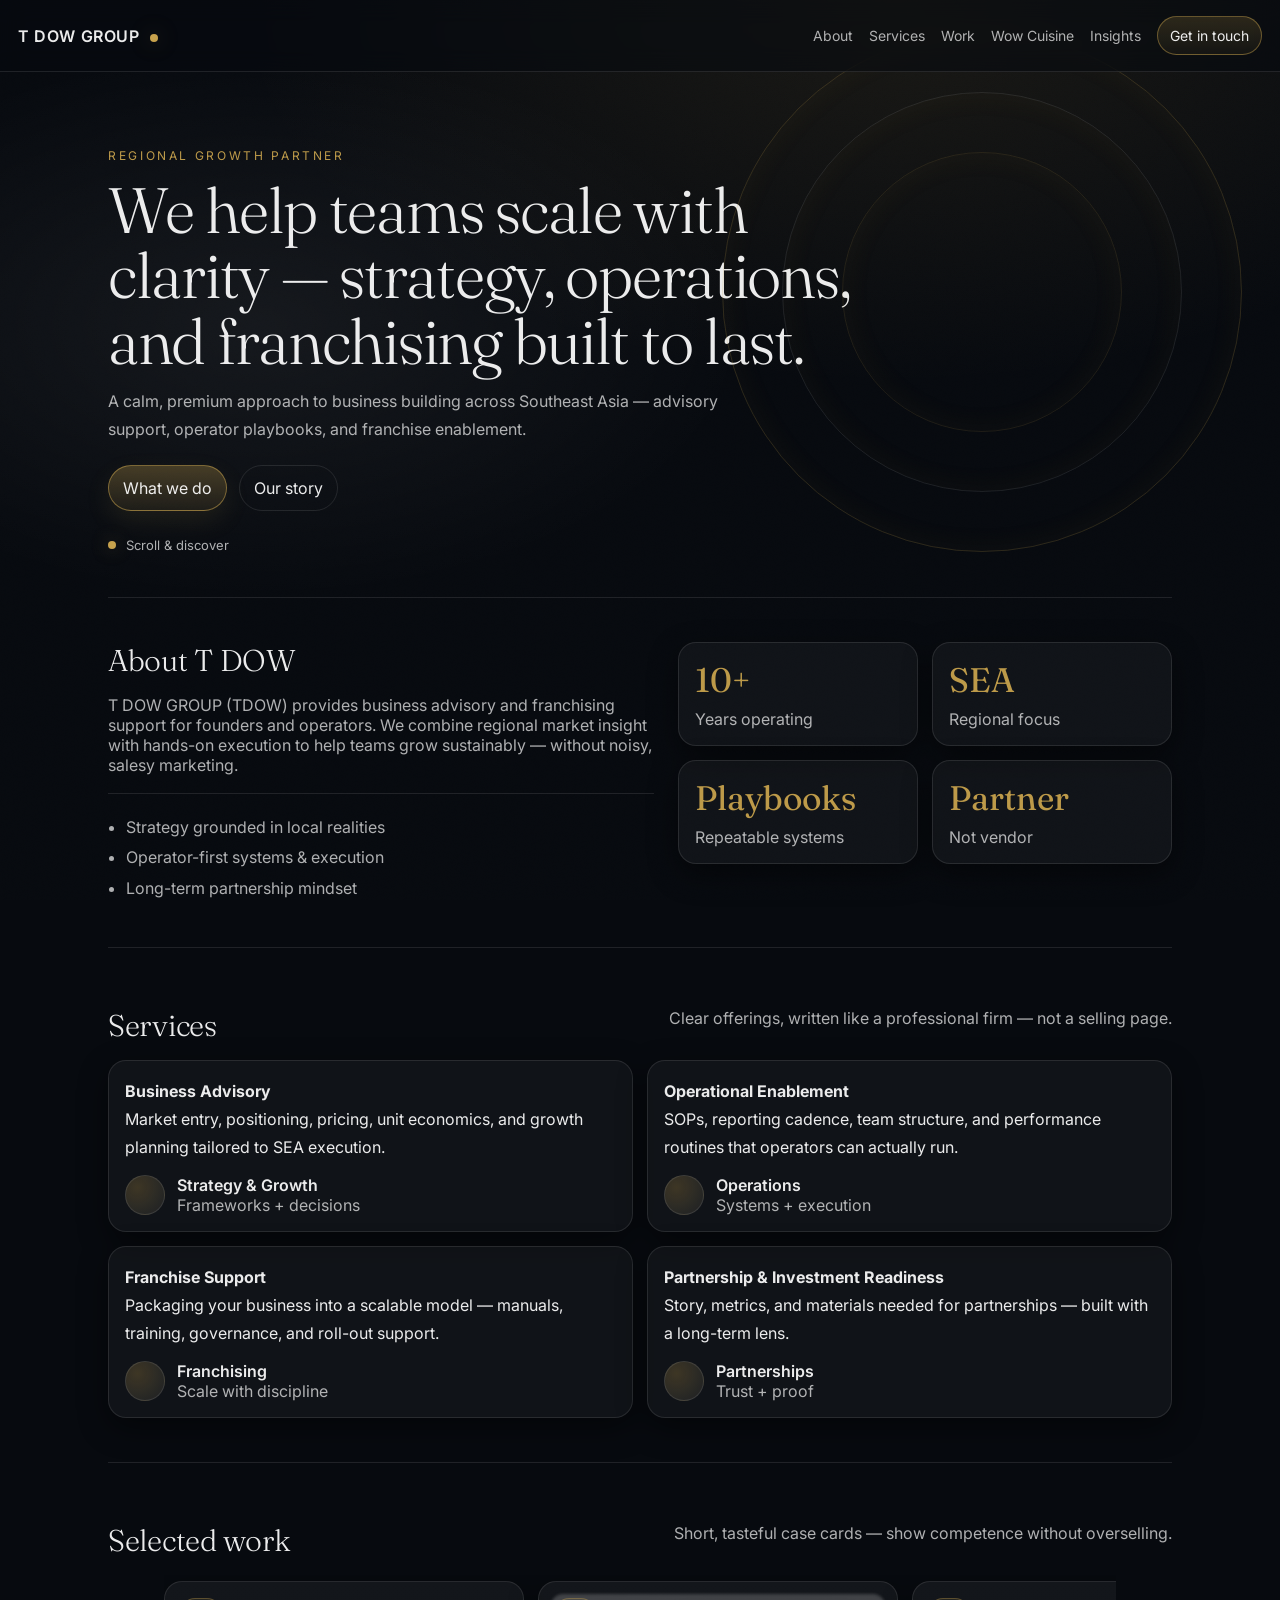
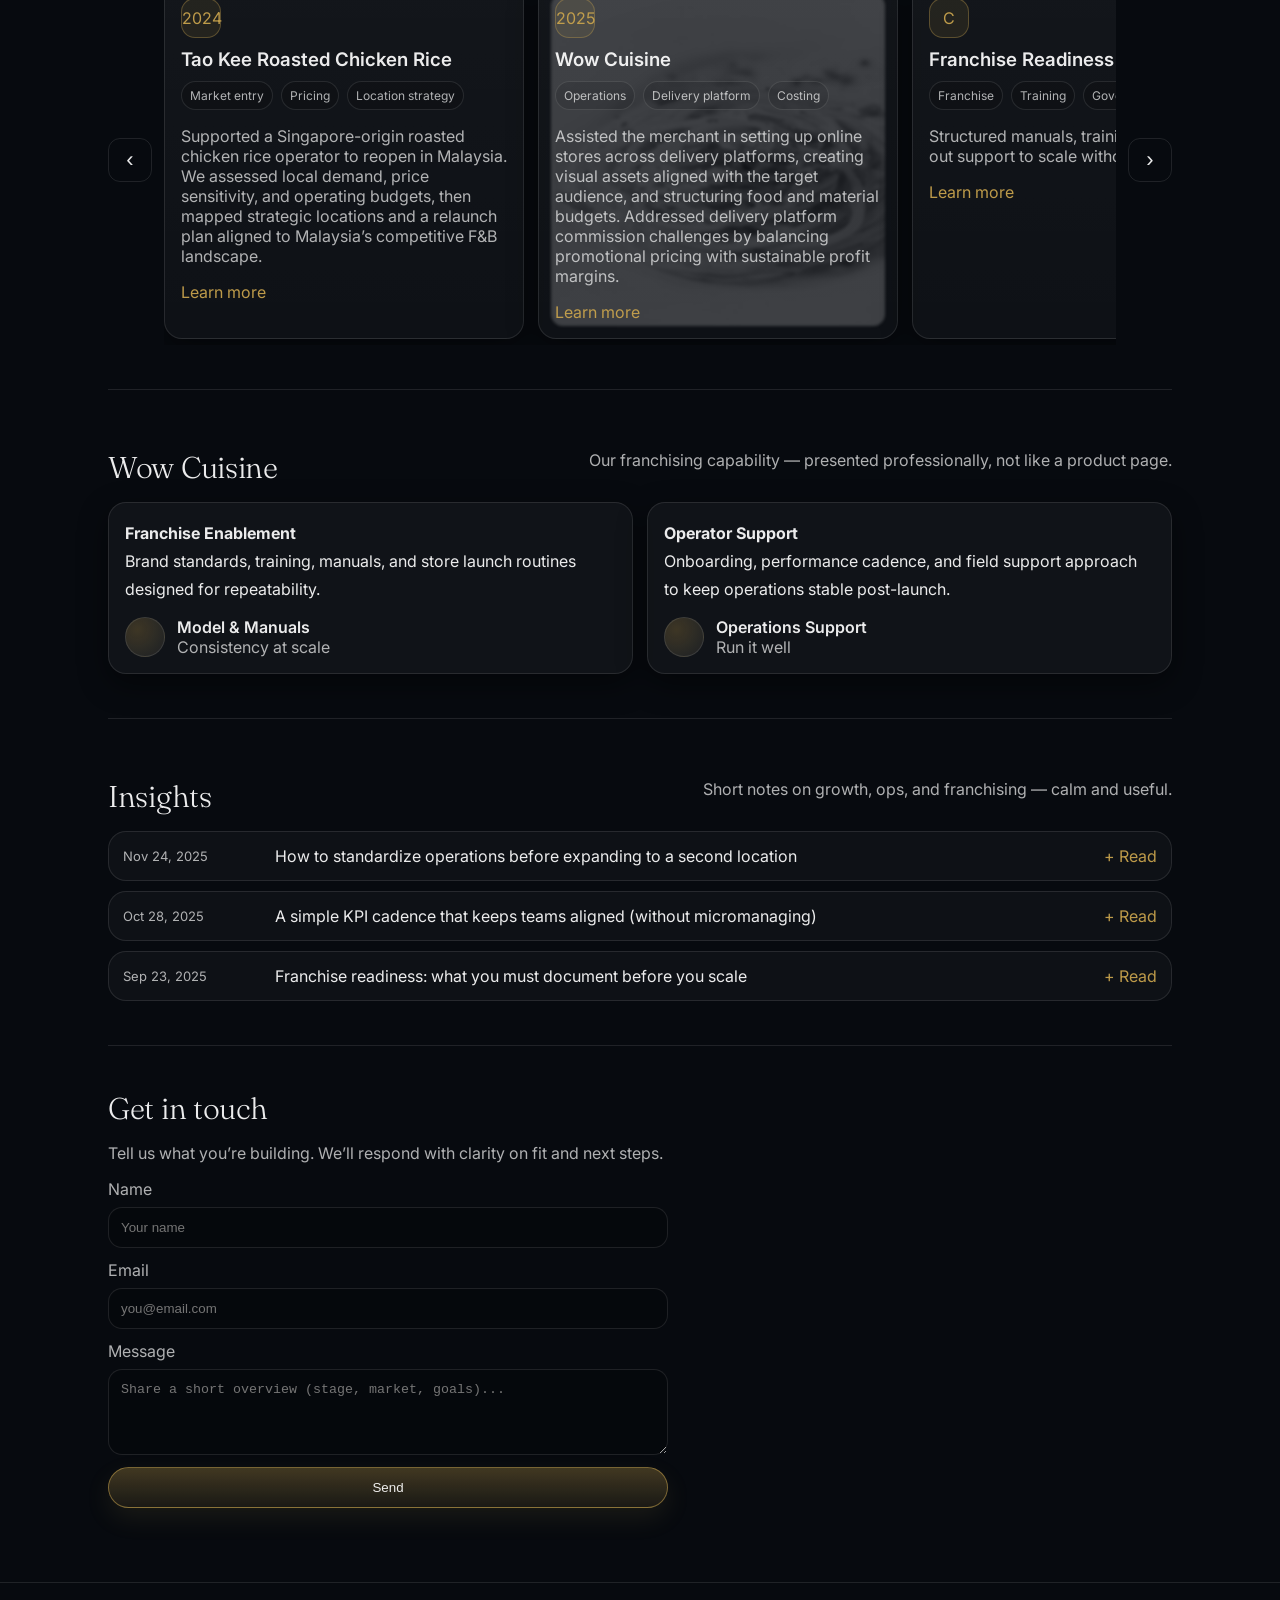
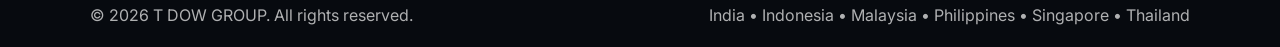
<file: index.html>
<!doctype html>
<html lang="en">
<head>
  <meta charset="UTF-8" />
  <meta name="viewport" content="width=device-width, initial-scale=1.0" />
  <title>T DOW GROUP (TDOW) | Regional Growth Partner</title>

  <meta name="description" content="T DOW GROUP (TDOW) is a regional growth and advisory partner supporting ambitious teams across Southeast Asia through consulting and franchising support (Wow Cuisine).">

  <!-- Fonts (serif headline + clean sans) -->
  <link rel="preconnect" href="https://fonts.googleapis.com">
  <link rel="preconnect" href="https://fonts.gstatic.com" crossorigin>
  <link href="https://fonts.googleapis.com/css2?family=Fraunces:opsz,wght@9..144,300;9..144,500&family=Inter:wght@300;400;500;600&display=swap" rel="stylesheet">

  <link rel="icon" href="favicon.ico">
  <link rel="icon" type="image/png" sizes="192x192" href="favicon-192.png">
  <link rel="apple-touch-icon" sizes="192x192" href="favicon-192.png">

  <link rel="stylesheet" href="style.css" />
</head>

<body>
  <div class="noise" aria-hidden="true"></div>

  <header class="topbar">
    <a class="brand" href="#top">T DOW GROUP</a>

    <nav class="nav" id="nav">
      <a href="#about">About</a>
      <a href="#services">Services</a>
      <a href="#work">Work</a>
      <a href="#wowcuisine">Wow Cuisine</a>
      <a href="#insights">Insights</a>
      <a class="pill" href="#contact">Get in touch</a>
    </nav>

    <button class="menuBtn" id="menuBtn" aria-label="Toggle menu" aria-expanded="false">
      <span></span><span></span>
    </button>
  </header>

  <main id="top">
    <!-- HERO -->
    <section class="hero">
      <div class="heroInner">
        <div class="kicker">Regional growth partner</div>

        <h1 class="headline">
          We help teams scale with clarity — strategy, operations, and franchising built to last.
        </h1>

        <p class="subhead">
          A calm, premium approach to business building across Southeast Asia — advisory support, operator playbooks, and franchise enablement.
        </p>

        <div class="ctaRow">
          <a class="btn primary" href="#services">What we do</a>
          <a class="btn ghost" href="#about">Our story</a>
        </div>

        <div class="scrollHint">
          <span class="dot"></span>
          <span>Scroll & discover</span>
        </div>
      </div>

      <div class="heroArt" aria-hidden="true">
        <div class="ring"></div>
        <div class="ring r2"></div>
        <div class="ring r3"></div>
      </div>
    </section>

    <!-- ABOUT -->
    <section id="about" class="section split reveal">
      <div>
        <h2 class="h2">About T DOW</h2>

        <p class="muted">
          T DOW GROUP (TDOW) provides business advisory and franchising support for founders and operators.
          We combine regional market insight with hands-on execution to help teams grow sustainably — without noisy, salesy marketing.
        </p>

        <div class="rule"></div>

        <ul class="bullets">
          <li>Strategy grounded in local realities</li>
          <li>Operator-first systems & execution</li>
          <li>Long-term partnership mindset</li>
        </ul>
      </div>

      <div class="stats">
        <div class="statCard">
          <div class="statNum">10+</div>
          <div class="statLabel">Years operating</div>
        </div>
        <div class="statCard">
          <div class="statNum">SEA</div>
          <div class="statLabel">Regional focus</div>
        </div>
        <div class="statCard">
          <div class="statNum">Playbooks</div>
          <div class="statLabel">Repeatable systems</div>
        </div>
        <div class="statCard">
          <div class="statNum">Partner</div>
          <div class="statLabel">Not vendor</div>
        </div>
      </div>
    </section>

    <!-- SERVICES -->
    <section id="services" class="section reveal">
      <div class="sectionHead">
        <h2 class="h2">Services</h2>
        <p class="muted">
          Clear offerings, written like a professional firm — not a selling page.
        </p>
      </div>

      <div class="grid2">
        <article class="quoteCard">
          <p><strong>Business Advisory</strong><br>
            Market entry, positioning, pricing, unit economics, and growth planning tailored to SEA execution.
          </p>
          <div class="who">
            <div class="avatar"></div>
            <div>
              <div class="name">Strategy & Growth</div>
              <div class="title muted">Frameworks + decisions</div>
            </div>
          </div>
        </article>

        <article class="quoteCard">
          <p><strong>Operational Enablement</strong><br>
            SOPs, reporting cadence, team structure, and performance routines that operators can actually run.
          </p>
          <div class="who">
            <div class="avatar"></div>
            <div>
              <div class="name">Operations</div>
              <div class="title muted">Systems + execution</div>
            </div>
          </div>
        </article>

        <article class="quoteCard">
          <p><strong>Franchise Support</strong><br>
            Packaging your business into a scalable model — manuals, training, governance, and roll-out support.
          </p>
          <div class="who">
            <div class="avatar"></div>
            <div>
              <div class="name">Franchising</div>
              <div class="title muted">Scale with discipline</div>
            </div>
          </div>
        </article>

        <article class="quoteCard">
          <p><strong>Partnership & Investment Readiness</strong><br>
            Story, metrics, and materials needed for partnerships — built with a long-term lens.
          </p>
          <div class="who">
            <div class="avatar"></div>
            <div>
              <div class="name">Partnerships</div>
              <div class="title muted">Trust + proof</div>
            </div>
          </div>
        </article>
      </div>
    </section>

    <!-- WORK / CASES (re-using your carousel mechanics) -->
    <section id="work" class="section reveal">
      <div class="sectionHead">
        <h2 class="h2">Selected work</h2>
        <p class="muted">Short, tasteful case cards — show competence without overselling.</p>
      </div>

      <div class="carousel" aria-label="Work carousel">
        <button class="iconBtn" id="prevBtn" aria-label="Previous">‹</button>

        <div class="track" id="track">         
          <article class="card">
  <div class="logoStub">2024</div>
  <h3>Tao Kee Roasted Chicken Rice</h3>
  <div class="meta">
    <span class="tag">Market entry</span>
    <span class="tag">Pricing</span>
    <span class="tag">Location strategy</span>
  </div>
  <p class="muted">
    Supported a Singapore-origin roasted chicken rice operator to reopen in Malaysia. We assessed local demand,
    price sensitivity, and operating budgets, then mapped strategic locations and a relaunch plan aligned to
    Malaysia’s competitive F&amp;B landscape.
  </p>
  <a class="link" href="#">Learn more</a>
</article>

          <article class="card bg-wow">
  <div class="logoStub">2025</div>
  <h3>Wow Cuisine</h3>
  <div class="meta">
    <span class="tag">Operations</span>
    <span class="tag">Delivery platform</span>
    <span class="tag">Costing</span>
  </div>
  <p class="muted">
    Assisted the merchant in setting up online stores across delivery platforms, creating visual assets
    aligned with the target audience, and structuring food and material budgets. Addressed delivery
    platform commission challenges by balancing promotional pricing with sustainable profit margins.
  </p>
  <a class="link" href="#">Learn more</a>
</article>

          <article class="card">
            <div class="logoStub">C</div>
            <h3>Franchise Readiness Pack</h3>
            <div class="meta">
              <span class="tag">Franchise</span>
              <span class="tag">Training</span>
              <span class="tag">Governance</span>
            </div>
            <p class="muted">
              Structured manuals, training flow, and roll-out support to scale without losing quality.
            </p>
            <a class="link" href="#">Learn more</a>
          </article>
        </div>

        <button class="iconBtn" id="nextBtn" aria-label="Next">›</button>
      </div>
    </section>

    <!-- WOW CUISINE (franchise as a credible line, not “selling food”) -->
    <section id="wowcuisine" class="section reveal">
      <div class="sectionHead">
        <h2 class="h2">Wow Cuisine</h2>
        <p class="muted">
          Our franchising capability — presented professionally, not like a product page.
        </p>
      </div>

      <div class="grid2">
        <article class="quoteCard">
          <p><strong>Franchise Enablement</strong><br>
            Brand standards, training, manuals, and store launch routines designed for repeatability.
          </p>
          <div class="who">
            <div class="avatar"></div>
            <div>
              <div class="name">Model & Manuals</div>
              <div class="title muted">Consistency at scale</div>
            </div>
          </div>
        </article>

        <article class="quoteCard">
          <p><strong>Operator Support</strong><br>
            Onboarding, performance cadence, and field support approach to keep operations stable post-launch.
          </p>
          <div class="who">
            <div class="avatar"></div>
            <div>
              <div class="name">Operations Support</div>
              <div class="title muted">Run it well</div>
            </div>
          </div>
        </article>
      </div>
    </section>

    <!-- INSIGHTS (replace “News” to sound more premium/firm-like) -->
    <section id="insights" class="section reveal">
      <div class="sectionHead">
        <h2 class="h2">Insights</h2>
        <p class="muted">Short notes on growth, ops, and franchising — calm and useful.</p>
      </div>

      <div class="newsList">
        <a class="newsItem" href="#">
          <span class="date">Nov 24, 2025</span>
          <span class="title">How to standardize operations before expanding to a second location</span>
          <span class="more">+ Read</span>
        </a>
        <a class="newsItem" href="#">
          <span class="date">Oct 28, 2025</span>
          <span class="title">A simple KPI cadence that keeps teams aligned (without micromanaging)</span>
          <span class="more">+ Read</span>
        </a>
        <a class="newsItem" href="#">
          <span class="date">Sep 23, 2025</span>
          <span class="title">Franchise readiness: what you must document before you scale</span>
          <span class="more">+ Read</span>
        </a>
      </div>
    </section>

    <!-- CONTACT -->
    <section id="contact" class="section reveal contact">
      <h2 class="h2">Get in touch</h2>
      <p class="muted">
        Tell us what you’re building. We’ll respond with clarity on fit and next steps.
      </p>

      <form class="form" id="contactForm">
        <label>
          Name
          <input name="name" required placeholder="Your name" />
        </label>
        <label>
          Email
          <input name="email" type="email" required placeholder="you@email.com" />
        </label>
        <label>
          Message
          <textarea name="message" rows="4" required placeholder="Share a short overview (stage, market, goals)..."></textarea>
        </label>

        <button class="btn primary" type="submit">Send</button>
        <div class="formNote muted" id="formNote"></div>
      </form>
    </section>
  </main>

  <footer class="footer">
    <div class="footerInner">
      <div class="muted">© <span id="year"></span> T DOW GROUP. All rights reserved.</div>
      <div class="muted">India • Indonesia • Malaysia • Philippines • Singapore • Thailand</div>
    </div>
  </footer>

  <script src="script.js"></script>
</body>
</html>
</file>
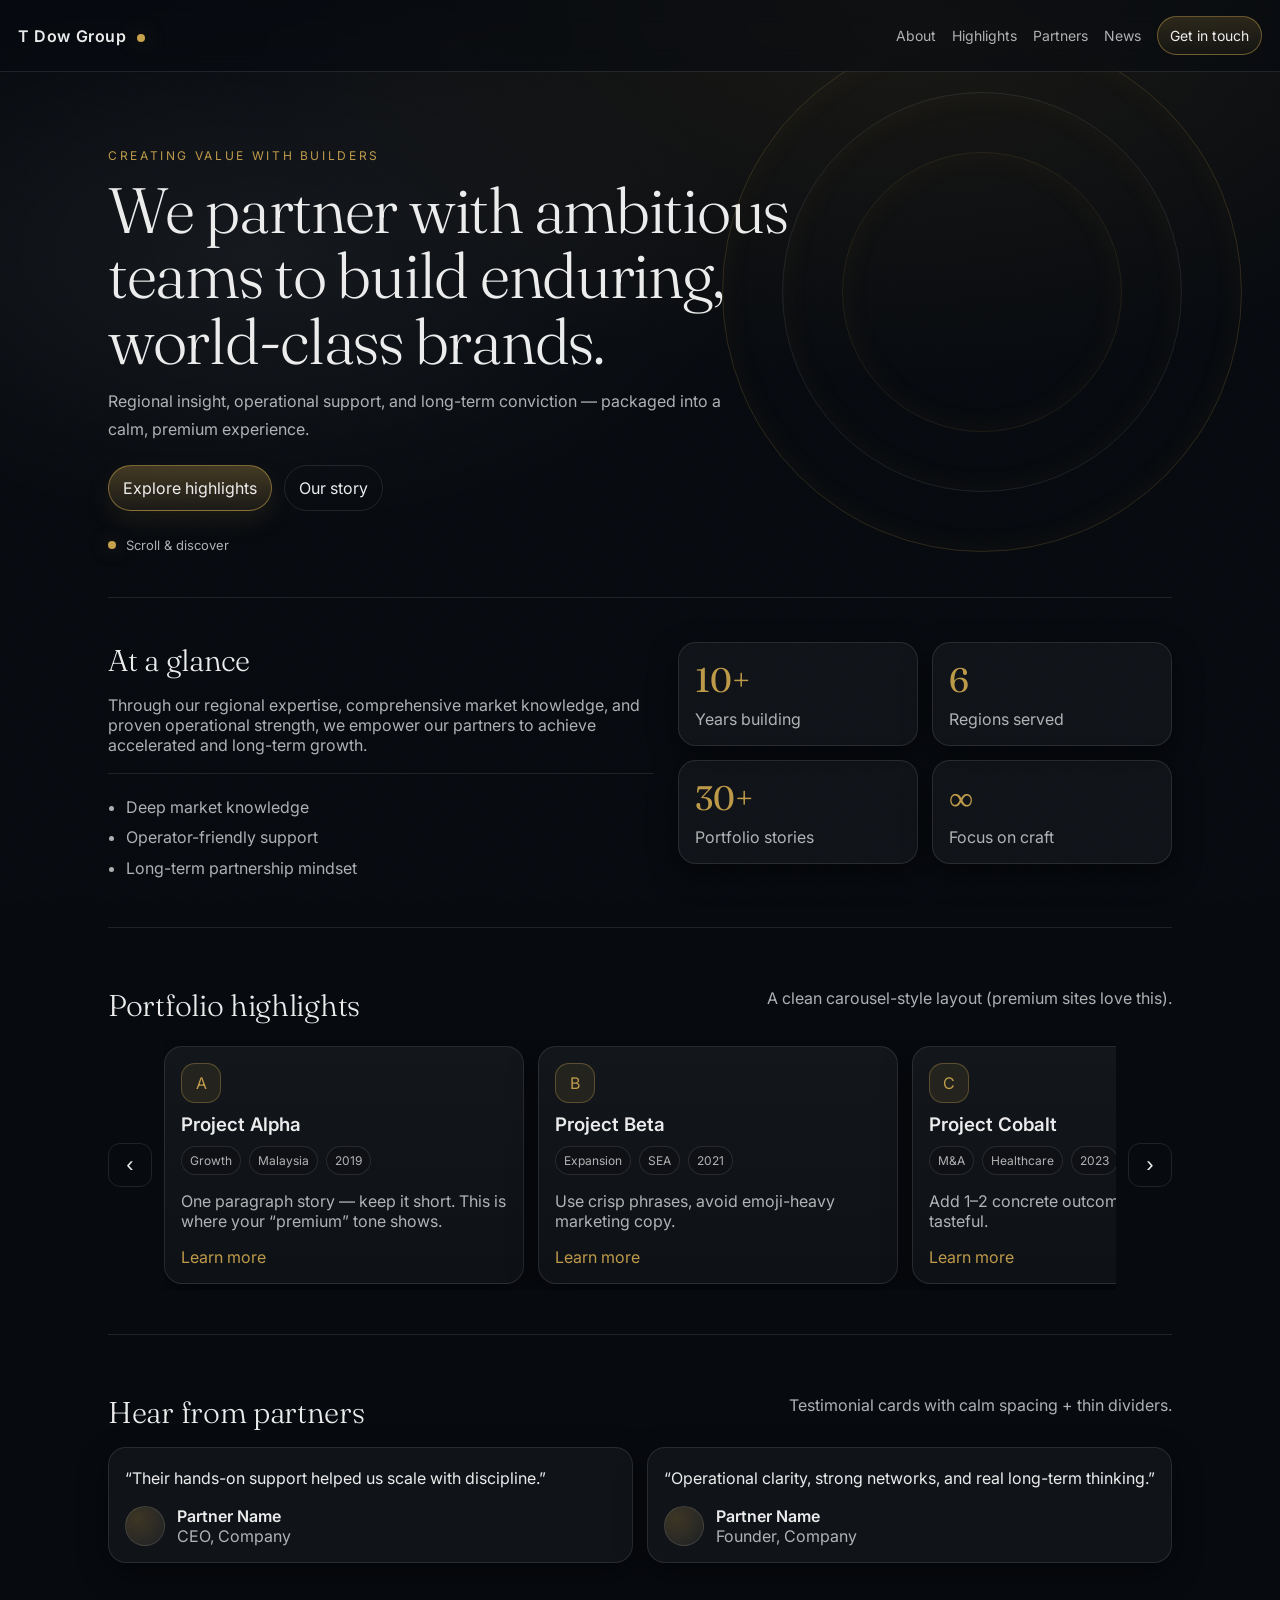
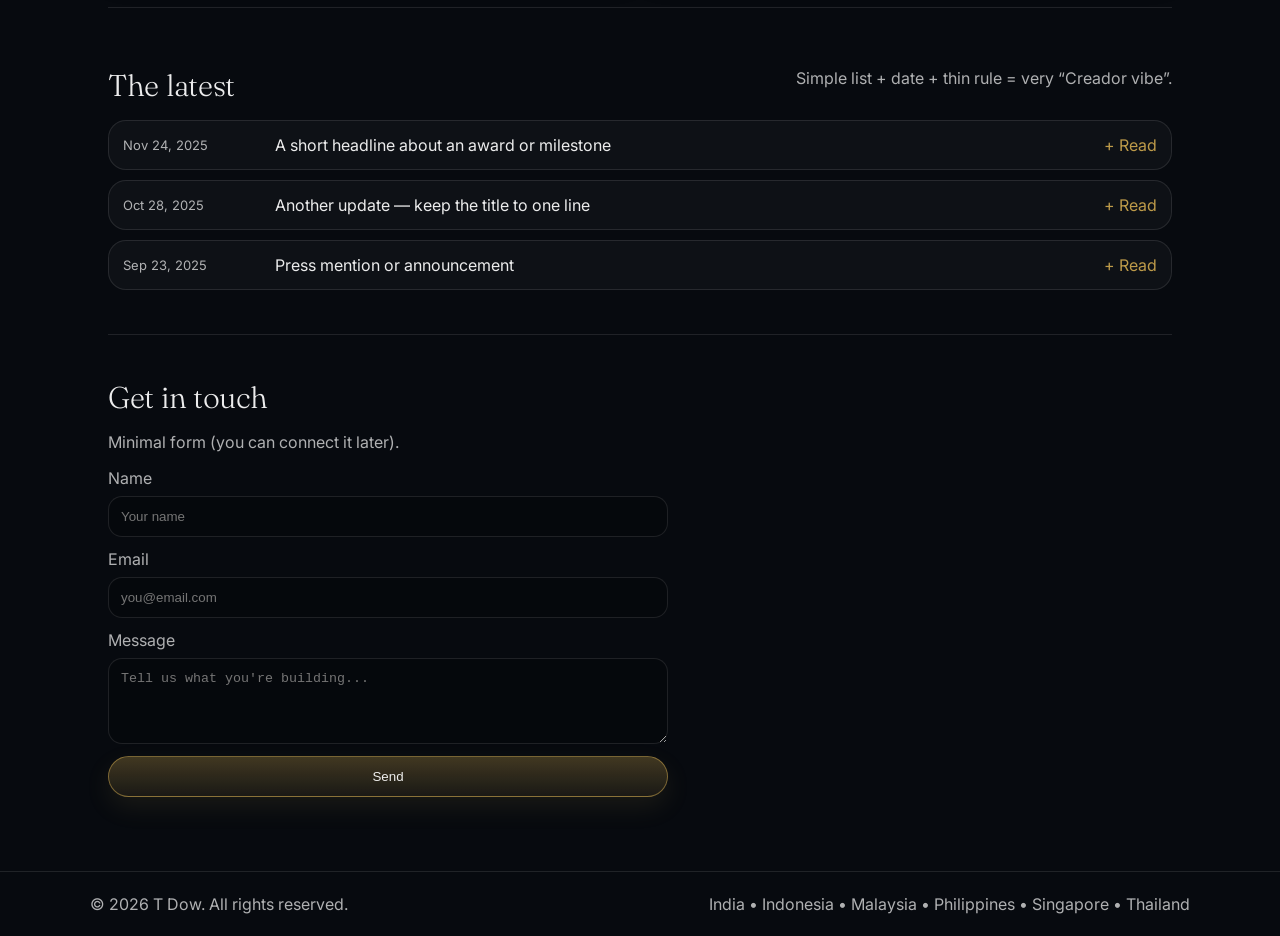
<file: ledow.html>
<!doctype html>
<html lang="en">
<head>
  <meta charset="UTF-8" />
  <meta name="viewport" content="width=device-width, initial-scale=1.0" />
  <title>T Dow Group</title>

  <!-- Fonts (similar vibe: serif headline + clean sans) -->
  <link rel="preconnect" href="https://fonts.googleapis.com">
  <link rel="preconnect" href="https://fonts.gstatic.com" crossorigin>
  <link href="https://fonts.googleapis.com/css2?family=Fraunces:opsz,wght@9..144,300;9..144,500&family=Inter:wght@300;400;500;600&display=swap" rel="stylesheet">

  <link rel="stylesheet" href="style.css" />
</head>
<body>
  <div class="noise" aria-hidden="true"></div>

  <header class="topbar">
    <a class="brand" href="#top">T Dow Group</a>

    <nav class="nav" id="nav">
      <a href="#about">About</a>
      <a href="#highlights">Highlights</a>
      <a href="#partners">Partners</a>
      <a href="#news">News</a>
      <a class="pill" href="#contact">Get in touch</a>
    </nav>

    <button class="menuBtn" id="menuBtn" aria-label="Toggle menu" aria-expanded="false">
      <span></span><span></span>
    </button>
  </header>

  <main id="top">
    <section class="hero">
      <div class="heroInner">
        <div class="kicker">Creating value with builders</div>
        <h1 class="headline">
          We partner with ambitious teams to build enduring, world-class brands.
        </h1>
        <p class="subhead">
          Regional insight, operational support, and long-term conviction — packaged into a calm, premium experience.
        </p>

        <div class="ctaRow">
          <a class="btn primary" href="#highlights">Explore highlights</a>
          <a class="btn ghost" href="#about">Our story</a>
        </div>

        <div class="scrollHint">
          <span class="dot"></span>
          <span>Scroll & discover</span>
        </div>
      </div>

      <div class="heroArt" aria-hidden="true">
        <div class="ring"></div>
        <div class="ring r2"></div>
        <div class="ring r3"></div>
      </div>
    </section>

    <section id="about" class="section split reveal">
      <div>
        <h2 class="h2">At a glance</h2>
        <p class="muted">
  Through our regional expertise, comprehensive market knowledge, and proven operational strength, we empower our partners to achieve accelerated and long-term growth.
</p>

        <div class="rule"></div>
        <ul class="bullets">
          <li>Deep market knowledge</li>
          <li>Operator-friendly support</li>
          <li>Long-term partnership mindset</li>
        </ul>
      </div>

      <div class="stats">
        <div class="statCard">
          <div class="statNum">10+</div>
          <div class="statLabel">Years building</div>
        </div>
        <div class="statCard">
          <div class="statNum">6</div>
          <div class="statLabel">Regions served</div>
        </div>
        <div class="statCard">
          <div class="statNum">30+</div>
          <div class="statLabel">Portfolio stories</div>
        </div>
        <div class="statCard">
          <div class="statNum">∞</div>
          <div class="statLabel">Focus on craft</div>
        </div>
      </div>
    </section>

    <section id="highlights" class="section reveal">
      <div class="sectionHead">
        <h2 class="h2">Portfolio highlights</h2>
        <p class="muted">A clean carousel-style layout (premium sites love this).</p>
      </div>

      <div class="carousel" aria-label="Highlights carousel">
        <button class="iconBtn" id="prevBtn" aria-label="Previous">‹</button>

        <div class="track" id="track">
          <!-- Card 1 -->
          <article class="card">
            <div class="logoStub">A</div>
            <h3>Project Alpha</h3>
            <div class="meta">
              <span class="tag">Growth</span>
              <span class="tag">Malaysia</span>
              <span class="tag">2019</span>
            </div>
            <p class="muted">
              One paragraph story — keep it short. This is where your “premium” tone shows.
            </p>
            <a class="link" href="#">Learn more</a>
          </article>

          <!-- Card 2 -->
          <article class="card">
            <div class="logoStub">B</div>
            <h3>Project Beta</h3>
            <div class="meta">
              <span class="tag">Expansion</span>
              <span class="tag">SEA</span>
              <span class="tag">2021</span>
            </div>
            <p class="muted">
              Use crisp phrases, avoid emoji-heavy marketing copy.
            </p>
            <a class="link" href="#">Learn more</a>
          </article>

          <!-- Card 3 -->
          <article class="card">
            <div class="logoStub">C</div>
            <h3>Project Cobalt</h3>
            <div class="meta">
              <span class="tag">M&amp;A</span>
              <span class="tag">Healthcare</span>
              <span class="tag">2023</span>
            </div>
            <p class="muted">
              Add 1–2 concrete outcomes, but keep it tasteful.
            </p>
            <a class="link" href="#">Learn more</a>
          </article>
        </div>

        <button class="iconBtn" id="nextBtn" aria-label="Next">›</button>
      </div>
    </section>

    <section id="partners" class="section reveal">
      <div class="sectionHead">
        <h2 class="h2">Hear from partners</h2>
        <p class="muted">Testimonial cards with calm spacing + thin dividers.</p>
      </div>

      <div class="grid2">
        <article class="quoteCard">
          <p>“Their hands-on support helped us scale with discipline.”</p>
          <div class="who">
            <div class="avatar"></div>
            <div>
              <div class="name">Partner Name</div>
              <div class="title muted">CEO, Company</div>
            </div>
          </div>
        </article>

        <article class="quoteCard">
          <p>“Operational clarity, strong networks, and real long-term thinking.”</p>
          <div class="who">
            <div class="avatar"></div>
            <div>
              <div class="name">Partner Name</div>
              <div class="title muted">Founder, Company</div>
            </div>
          </div>
        </article>
      </div>
    </section>

    <section id="news" class="section reveal">
      <div class="sectionHead">
        <h2 class="h2">The latest</h2>
        <p class="muted">Simple list + date + thin rule = very “Creador vibe”.</p>
      </div>

      <div class="newsList">
        <a class="newsItem" href="#">
          <span class="date">Nov 24, 2025</span>
          <span class="title">A short headline about an award or milestone</span>
          <span class="more">+ Read</span>
        </a>
        <a class="newsItem" href="#">
          <span class="date">Oct 28, 2025</span>
          <span class="title">Another update — keep the title to one line</span>
          <span class="more">+ Read</span>
        </a>
        <a class="newsItem" href="#">
          <span class="date">Sep 23, 2025</span>
          <span class="title">Press mention or announcement</span>
          <span class="more">+ Read</span>
        </a>
      </div>
    </section>

    <section id="contact" class="section reveal contact">
      <h2 class="h2">Get in touch</h2>
      <p class="muted">Minimal form (you can connect it later).</p>

      <form class="form" id="contactForm">
        <label>
          Name
          <input name="name" required placeholder="Your name" />
        </label>
        <label>
          Email
          <input name="email" type="email" required placeholder="you@email.com" />
        </label>
        <label>
          Message
          <textarea name="message" rows="4" required placeholder="Tell us what you're building..."></textarea>
        </label>
        <button class="btn primary" type="submit">Send</button>
        <div class="formNote muted" id="formNote"></div>
      </form>
    </section>
  </main>

  <footer class="footer">
    <div class="footerInner">
      <div class="muted">© <span id="year"></span> T Dow. All rights reserved.</div>
      <div class="muted">India • Indonesia • Malaysia • Philippines • Singapore • Thailand</div>
    </div>
  </footer>

  <script src="script.js"></script>
</body>
</html>
</file>
<file: style.css>
/* =========================
   TDOW Dual Theme (Dark Hero → Light from #about onwards)
   ========================= */

:root{
  /* Dark (default) */
  --bg: #070A0F;
  --panel: rgba(255,255,255,0.04);
  --line: rgba(255,255,255,0.10);
  --text: rgba(255,255,255,0.92);
  --muted: rgba(255,255,255,0.68);
  --gold: #C7A24D;
  --gold2: #9D7E36;

  --radius: 18px;
  --shadow: 0 10px 30px rgba(0,0,0,0.45);

  --ease: cubic-bezier(.2,.8,.2,1);
}

/* Light theme override (Blacksire editorial feel) */
:root[data-theme="light"]{
  --bg: #F4F2ED;                 /* 米白 */
  --panel: rgba(0,0,0,0.03);
  --line: rgba(0,0,0,0.10);
  --text: rgba(16,16,16,0.92);   /* 深灰黑字 */
  --muted: rgba(16,16,16,0.62);
  --shadow: 0 10px 30px rgba(0,0,0,0.12);
}

*{ box-sizing:border-box; }
html{ scroll-behavior:smooth; }

/* Smooth theme transition */
body, .topbar, .card, .quoteCard, .statCard, .newsItem,
input, textarea, .pill, .btn, .ring, .tag, .iconBtn, .nav{
  transition: background-color .35s var(--ease),
              color .35s var(--ease),
              border-color .35s var(--ease),
              box-shadow .35s var(--ease),
              opacity .35s var(--ease),
              filter .35s var(--ease);
}

body{
  margin:0;
  background:
    radial-gradient(1200px 700px at 70% 0%, rgba(199,162,77,0.10), transparent 55%),
    radial-gradient(900px 500px at 20% 10%, rgba(255,255,255,0.06), transparent 55%),
    var(--bg);
  color:var(--text);
  font-family: Inter, system-ui, -apple-system, Segoe UI, Roboto, Arial, sans-serif;
}

/* Light mode: remove gold glow background → clean editorial */
:root[data-theme="light"] body{
  background: var(--bg);
}

/* Noise */
.noise{
  pointer-events:none;
  position:fixed;
  inset:0;
  background-image:url("data:image/svg+xml,%3Csvg xmlns='http://www.w3.org/2000/svg' width='200' height='200'%3E%3Cfilter id='n'%3E%3CfeTurbulence type='fractalNoise' baseFrequency='.9' numOctaves='3' stitchTiles='stitch'/%3E%3C/filter%3E%3Crect width='200' height='200' filter='url(%23n)' opacity='.25'/%3E%3C/svg%3E");
  opacity:.10;
  mix-blend-mode:overlay;
}

/* Topbar */
.topbar{
  position:sticky;
  top:0;
  z-index:20;
  display:flex;
  align-items:center;
  justify-content:space-between;
  padding:16px 18px;
  border-bottom:1px solid var(--line);
  background: rgba(7,10,15,0.55);
  backdrop-filter: blur(12px);
}

/* Topbar adapts in light mode */
:root[data-theme="light"] .topbar{
  background: rgba(244,242,237,0.75);
  backdrop-filter: blur(10px);
}

.brand{
  color:var(--text);
  text-decoration:none;
  letter-spacing:.6px;
  font-weight:600;
}
.brand::after{
  content:"";
  display:inline-block;
  width:8px; height:8px;
  margin-left:10px;
  border-radius:99px;
  background: var(--gold);
  box-shadow: 0 0 22px rgba(199,162,77,.35);
}

/* Light mode: make dot more “print-like” */
:root[data-theme="light"] .brand::after{
  box-shadow:none;
  filter:saturate(.85);
}

.nav{
  display:flex;
  gap:16px;
  align-items:center;
}
.nav a{
  color:var(--muted);
  text-decoration:none;
  font-size:14px;
}
.nav a:hover{ color:var(--text); }

.pill{
  border:1px solid rgba(199,162,77,.45);
  padding:10px 12px;
  border-radius:999px;
  color:var(--text) !important;
  background: linear-gradient(180deg, rgba(199,162,77,.18), rgba(199,162,77,.06));
}

/* Light mode: pill becomes monochrome (consulting vibe) */
:root[data-theme="light"] .pill{
  border:1px solid var(--line);
  background: rgba(0,0,0,0.05);
  color: var(--text) !important;
}

.menuBtn{
  display:none;
  width:44px; height:44px;
  border:1px solid var(--line);
  border-radius:12px;
  background:transparent;
  cursor:pointer;
  padding:10px;
}
.menuBtn span{
  display:block;
  height:2px;
  background:var(--text);
  margin:6px 0;
  border-radius:99px;
  opacity:.9;
}

/* Layout */
main{ max-width:1100px; margin:0 auto; padding: 0 18px; }

.hero{
  position:relative;
  padding: 72px 0 44px;
  border-bottom:1px solid var(--line);
}
.heroInner{ max-width:760px; }

.kicker{
  display:inline-block;
  font-size:12px;
  letter-spacing: .22em;
  text-transform:uppercase;
  color: rgba(199,162,77,0.95);
  margin-bottom: 14px;
}

/* Light mode: kicker becomes subtle */
:root[data-theme="light"] .kicker{
  color: rgba(16,16,16,0.72);
  letter-spacing: .24em;
}

.headline{
  font-family: Fraunces, serif;
  font-weight: 300;
  letter-spacing: -.02em;
  font-size: clamp(40px, 5vw, 64px);
  line-height: 1.02;
  margin: 0 0 14px;
}
.subhead{
  margin: 0 0 22px;
  color: var(--muted);
  max-width: 62ch;
  font-size: 16px;
  line-height: 1.75;
}

.ctaRow{ display:flex; gap:12px; flex-wrap:wrap; }

.btn{
  display:inline-flex;
  align-items:center;
  justify-content:center;
  padding: 12px 14px;
  border-radius: 999px;
  border: 1px solid var(--line);
  color: var(--text);
  text-decoration:none;
  background: transparent;
  cursor:pointer;
}
.btn.primary{
  border-color: rgba(199,162,77,.55);
  background: linear-gradient(180deg, rgba(199,162,77,.30), rgba(199,162,77,.10));
  box-shadow: 0 10px 26px rgba(199,162,77,0.10);
}
.btn.ghost:hover{ border-color: rgba(199,162,77,.55); }

/* Light mode: primary becomes monochrome */
:root[data-theme="light"] .btn.primary{
  border-color: rgba(0,0,0,0.16);
  background: rgba(0,0,0,0.06);
  box-shadow:none;
}

.scrollHint{
  margin-top: 26px;
  display:flex;
  gap:10px;
  align-items:center;
  color: var(--muted);
  font-size: 13px;
}
.scrollHint .dot{
  width: 8px; height: 8px;
  border-radius:999px;
  background: var(--gold);
  box-shadow: 0 0 18px rgba(199,162,77,.35);
  animation: pulse 1.6s infinite ease-in-out;
}
:root[data-theme="light"] .scrollHint .dot{ box-shadow:none; }

@keyframes pulse{
  0%,100%{ transform: translateY(0); opacity: .7; }
  50%{ transform: translateY(3px); opacity: 1; }
}

/* Hero art rings */
.heroArt{
  position:absolute;
  inset: 0 0 auto auto;
  width: 520px;
  height: 520px;
  transform: translate(70px, -40px);
  opacity: .9;
  pointer-events:none;
}
.ring{
  position:absolute;
  inset: 0;
  border-radius: 999px;
  border: 1px solid rgba(199,162,77,.22);
  box-shadow: inset 0 0 40px rgba(199,162,77,.06);
}
.r2{ inset: 60px; border-color: rgba(255,255,255,.10); }
.r3{ inset: 120px; border-color: rgba(199,162,77,.14); }

/* Light mode: hide decorative rings for editorial cleanliness */
:root[data-theme="light"] .heroArt{ display:none; }

.section{
  padding: 44px 0;
  border-bottom: 1px solid var(--line);
}
.sectionHead{
  display:flex;
  align-items:flex-end;
  justify-content:space-between;
  gap:18px;
  margin-bottom: 16px;
}
.h2{
  font-family: Fraunces, serif;
  font-weight: 300;
  letter-spacing: -.01em;
  margin:0;
  font-size: 30px;
}
.muted{ color: var(--muted); }
.rule{
  height:1px;
  background: var(--line);
  margin: 18px 0;
}
.bullets{
  padding-left: 18px;
  margin: 0;
  color: var(--muted);
  line-height: 1.9;
}

.split{
  display:grid;
  grid-template-columns: 1.05fr .95fr;
  gap: 24px;
  align-items:start;
}
.stats{
  display:grid;
  grid-template-columns: repeat(2, minmax(0,1fr));
  gap: 14px;
}
.statCard{
  border:1px solid var(--line);
  border-radius: var(--radius);
  background: var(--panel);
  padding: 16px;
  box-shadow: var(--shadow);
}
.statNum{
  font-family: Fraunces, serif;
  font-size: 34px;
  color: rgba(199,162,77,0.95);
}
.statLabel{ margin-top: 8px; color: var(--muted); }

/* Light mode: numbers become dark (no gold emphasis) */
:root[data-theme="light"] .statNum{
  color: rgba(16,16,16,0.88);
}

/* Carousel */
.carousel{
  display:grid;
  grid-template-columns: 44px 1fr 44px;
  gap: 12px;
  align-items:center;
}

/* Track: horizontal scroll area */
.track{
  display: flex;
  gap: 16px;
  overflow-x: auto;
  scroll-snap-type: x mandatory;
  scroll-behavior: smooth;
  padding: 6px 2px;
  -webkit-overflow-scrolling: touch;
}

.iconBtn{
  width:44px; height:44px;
  border-radius: 12px;
  border:1px solid var(--line);
  background: transparent;
  color: var(--text);
  font-size: 22px;
  cursor:pointer;
}
.iconBtn:hover{ border-color: rgba(199,162,77,.45); }
:root[data-theme="light"] .iconBtn:hover{ border-color: rgba(0,0,0,0.20); }

.track{
   display:flex;
  gap: 14px;
  overflow-x: auto;           /* ✅ allow horizontal scroll */
  overflow-y: hidden;
  scroll-behavior: smooth;
  scroll-snap-type: x mandatory;
  -webkit-overflow-scrolling: touch;
  padding: 6px 2px;
}

.card{
  flex: 0 0 min(360px, 86vw);
  min-width: min(360px, 86vw);
  border:1px solid var(--line);
  background: linear-gradient(180deg, rgba(255,255,255,0.05), rgba(255,255,255,0.03));
  border-radius: var(--radius);
  padding: 16px;
  box-shadow: var(--shadow);
  position: relative;   
  overflow: hidden;
  scroll-snap-align: start;
}

.card > * {
  position: relative;
  z-index: 1;
}

.card.bg-wow::before {
  content: "";
  position: absolute;
  inset: 12px;
  background-image: url("images/wow-cuisine-pasta.jpg");
  background-size: cover;
  background-position: center;
  opacity: 0.20;
  filter: grayscale(100%) blur(1.5px);
  z-index: 0;
  border-radius: 12px;
  pointer-events: none;
}

/* Light mode card surface */
:root[data-theme="light"] .card{
  background: rgba(255,255,255,0.70);
}

.logoStub{
  width: 40px; height: 40px;
  border-radius: 14px;
  display:grid;
  place-items:center;
  border: 1px solid rgba(199,162,77,.35);
  color: rgba(199,162,77,.95);
  background: rgba(199,162,77,.10);
  margin-bottom: 10px;
}
/* Light mode: logo stub becomes monochrome */
:root[data-theme="light"] .logoStub{
  border: 1px solid rgba(0,0,0,0.12);
  color: rgba(16,16,16,0.82);
  background: rgba(0,0,0,0.05);
}

.card h3{ margin: 0 0 10px; font-weight: 600; }
.meta{ display:flex; gap:8px; flex-wrap:wrap; margin-bottom: 10px; }
.tag{
  font-size: 12px;
  color: var(--muted);
  border:1px solid var(--line);
  padding: 6px 8px;
  border-radius: 999px;
  background: rgba(0,0,0,0.10);
}
:root[data-theme="light"] .tag{
  background: rgba(0,0,0,0.04);
}

.link{
  color: rgba(199,162,77,.95);
  text-decoration:none;
}
.link:hover{ text-decoration:underline; }
:root[data-theme="light"] .link{
  color: rgba(16,16,16,0.86);
}

/* Quotes + News */
.grid2{
  display:grid;
  grid-template-columns: repeat(2, minmax(0,1fr));
  gap: 14px;
}
.quoteCard{
  border:1px solid var(--line);
  border-radius: var(--radius);
  background: var(--panel);
  padding: 16px;
  box-shadow: var(--shadow);
}
:root[data-theme="light"] .quoteCard{
  background: rgba(255,255,255,0.70);
}

.quoteCard p{
  margin:0 0 14px;
  line-height:1.75;
}
.who{ display:flex; gap:12px; align-items:center; }
.avatar{
  width:40px; height:40px;
  border-radius:999px;
  border:1px solid var(--line);
  background: radial-gradient(circle at 30% 30%, rgba(199,162,77,.25), rgba(255,255,255,.06));
}
:root[data-theme="light"] .avatar{
  background: rgba(0,0,0,0.06);
}
.name{ font-weight:600; }

.newsList{ display:grid; gap: 10px; }
.newsItem{
  display:grid;
  grid-template-columns: 140px 1fr 70px;
  gap: 12px;
  align-items:center;
  padding: 14px;
  border:1px solid var(--line);
  border-radius: var(--radius);
  background: rgba(255,255,255,0.03);
  text-decoration:none;
  color: var(--text);
}
:root[data-theme="light"] .newsItem{
  background: rgba(255,255,255,0.70);
}
.newsItem:hover{ border-color: rgba(199,162,77,.35); }
:root[data-theme="light"] .newsItem:hover{ border-color: rgba(0,0,0,0.20); }

.date{ color: var(--muted); font-size: 13px; }
.more{ color: rgba(199,162,77,.95); text-align:right; }
:root[data-theme="light"] .more{ color: rgba(16,16,16,0.82); }

/* Contact */
.contact{ border-bottom: none; }
.form{
  margin-top: 14px;
  max-width: 560px;
  display:grid;
  gap: 12px;
}
label{ display:grid; gap: 8px; color: var(--muted); }
input, textarea{
  padding: 12px 12px;
  border-radius: 14px;
  border:1px solid var(--line);
  background: rgba(0,0,0,0.18);
  color: var(--text);
  outline:none;
}
input:focus, textarea:focus{ border-color: rgba(199,162,77,.55); }

:root[data-theme="light"] input,
:root[data-theme="light"] textarea{
  background: rgba(255,255,255,0.75);
  color: var(--text);
}
.formNote{ min-height: 18px; }

/* Footer */
.footer{
  border-top: 1px solid var(--line);
  padding: 22px 18px;
}
.footerInner{
  max-width:1100px;
  margin:0 auto;
  display:flex;
  justify-content:space-between;
  gap:18px;
  flex-wrap:wrap;
}

/* Reveal animation */
.reveal{
  opacity: 0;
  transform: translateY(10px);
  transition: opacity .7s ease, transform .7s ease;
}
.reveal.in{
  opacity: 1;
  transform: translateY(0);
}

/* Responsive */
@media (max-width: 860px){
  .heroArt{ display:none; }
  .split{ grid-template-columns: 1fr; }
  .grid2{ grid-template-columns: 1fr; }
  .sectionHead{ flex-direction:column; align-items:flex-start; }
  .newsItem{ grid-template-columns: 1fr; gap: 6px; }
  .more{ text-align:left; }
  .menuBtn{ display:block; }

  .nav{
    position: fixed;
    top: 70px;
    right: 18px;
    left: 18px;
    display:none;
    flex-direction:column;
    padding: 14px;
    border:1px solid var(--line);
    border-radius: 16px;
    background: rgba(7,10,15,0.85);
    backdrop-filter: blur(12px);
  }
  .nav.open{ display:flex; }

  /* Light mode mobile menu */
  :root[data-theme="light"] .nav{
    background: rgba(244,242,237,0.92);
    backdrop-filter: blur(10px);
  }
}
</file>
